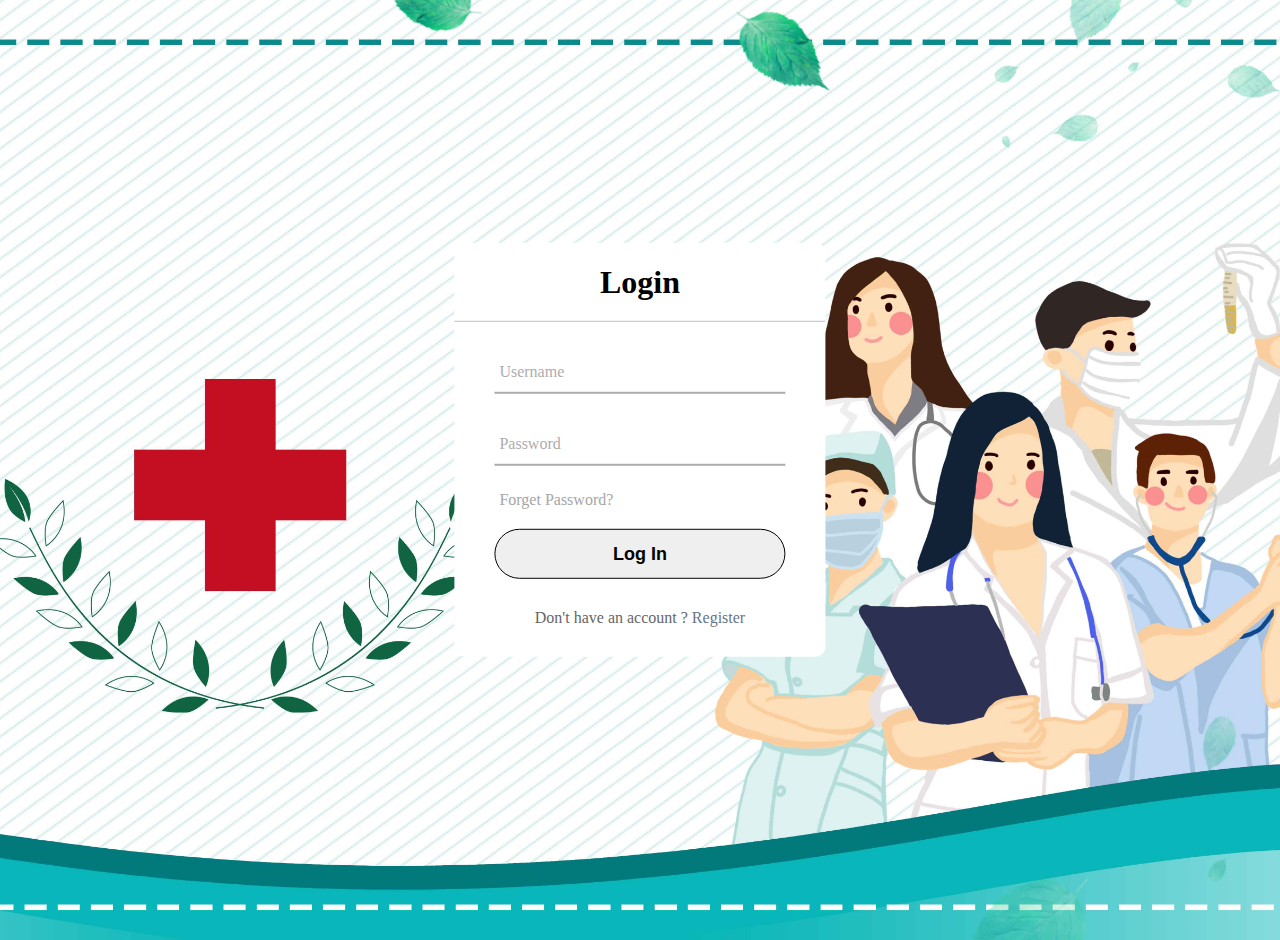
<file: Login.html>
<!DOCTYPE html>
<html lang="en">
  <head>
    <title>Login</title>
    <meta charset="UTF-8" />
    <meta name="viewport" content="width=device-width" />
    <link rel="stylesheet" href="./Login.css"/>
    <link rel="shortcut icon" href="/img/Fevicon.ICON.img.png" type="image/x-icon">
  </head>
  <body>
    <div class="container">
      <div class="center">
          <h1>Login</h1>
          <form action="" method="POST">
              <div class="txt_field">
                  <input type="text" name="text" required>
                  <span></span>
                  <label>Username</label>
              </div>
              <div class="txt_field">
                  <input type="password" name="password" required>
                  <span></span>
                  <label>Password</label>
              </div>
              <div class="pass">Forget Password?</div>
              <input name="submit" type="Submit" value="Log In">
              <div class="signup_link">
                  Don't have an account ? <a href="/Register.html">Register</a>
              </div>
          </form>
      </div>
    </div>
  </body>
</html>
</file>
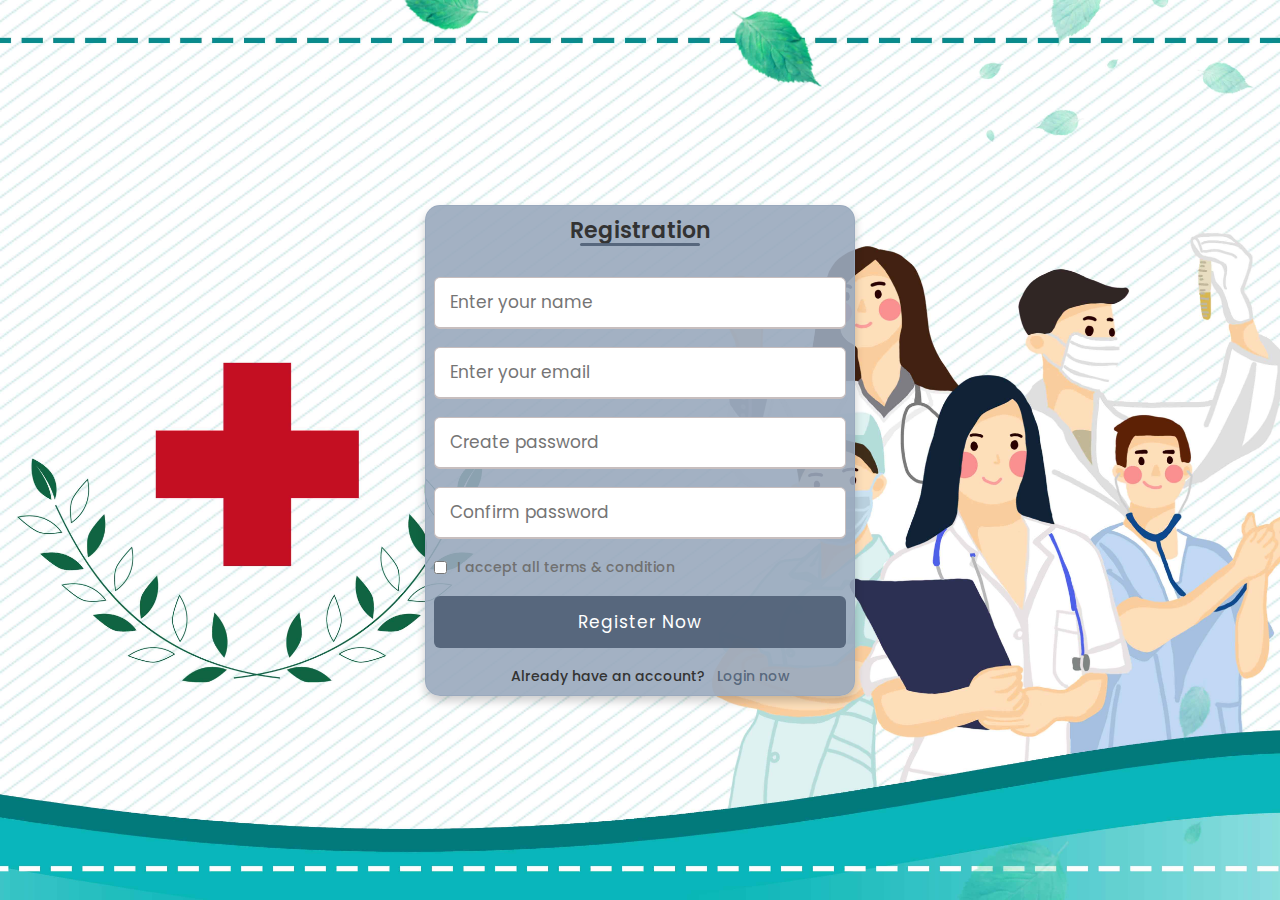
<file: Register.html>
<!DOCTYPE html>
<!-- Coding By CodingNepal - codingnepalweb.com -->
<html lang="en" dir="ltr">
  <head>
    <meta charset="UTF-8">
    <meta name="viewport" content="width=device-width, initial-scale=1.0">
    <title> Registration  </title> 
    <link rel="stylesheet" href="/Register.css">
    <link rel="shortcut icon" href="/img/Fevicon.ICON.img.png" type="image/x-icon">
   </head>
<body>
  <div class="wrapper">
    <h2>Registration</h2>
    <form action="#">
      <div class="input-box">
        <input type="text" placeholder="Enter your name" required>
      </div>
      <div class="input-box">
        <input type="text" placeholder="Enter your email" required>
      </div>
      <div class="input-box">
        <input type="password" placeholder="Create password" required>
      </div>
      <div class="input-box">
        <input type="password" placeholder="Confirm password" required>
      </div>
      <div class="policy">
        <input type="checkbox">
        <h3>I accept all terms & condition</h3>
      </div>
      <div class="input-box button">
        <input type="Submit" value="Register Now">
      </div>
      <div class="text">
        <h3>Already have an account? &nbsp; <a href="/Login.html">Login now</a></h3>
      </div>
    </form>
  </div>
</body>
</html>
</file>
<file: Login.css>
body {
    margin: 0;
    padding: 0;
    font-family: Cambria, Cochin, Georgia, Times, 'Times New Roman', serif;
    min-height: 100vh;
    display: flex;
    align-items: center;
    justify-content: center;
    background: url(/img/regi.bg.jpg) no-repeat;
    background-size: cover;
    background-position: center;
    padding: 20px;
    
}

.center {
    position: absolute;
    top: 50%;
    left: 50%;
    transform: translate(-50%, -50%);
    width: 29vw;
    background: rgb(255, 255, 255);
    border-radius: 10px;
}

.center h1 {
    text-align: center;
    padding: 0 0 20px 0;
    border-bottom: 1px solid silver;
}

.center form {
    padding: 0 40px;
    box-sizing: border-box;
}

form .txt_field {
    position: relative;
    border-bottom: 2px solid #adadad;
    margin: 30px 0;
}

.txt_field input {
    width: 100%;
    padding: 0 5px;
    height: 40px;
    font-size: 16px;
    border: none;
    background: none;
    outline: none;
}

.txt_field label {
    position: absolute;
    top: 50%;
    left: 5px;
    color: #adadad;
    transform: translateY(-50%);
    font-size: 16px;
    pointer-events: none;
}

.txt_field span::before {
    content: '';
    position: absolute;
    top: 40px;
    left: 0;
    width: 0px;
    height: 2px;
    background: #2691d9;
    transition: .5s;
}

.txt_field input:focus~label,
.txt_field input:valid~label {
    top: -5px;
    color:rgba(79, 95, 117, 0.9);
}

.txt_field input:focus~span::before,
.txt_field input:Valid~span::before {
    width: 100%;
}

.pass {
    margin: -5px 0 20px 5px;
    color: #a6a6a6;
    cursor: pointer;
}

.pass:hover {
    text-decoration: underline;
}

input[type="Submit"] {
    width: 100%;
    height: 50px;
    border: 1px solid;
    border-radius: 25px;
    font-size: 18px;
    font-weight: 700;
    cursor: pointer;


}

input[type="Submit"]:hover {
    background:rgba(79, 95, 117, 0.9);
    color: #e9f4fb;
    transition: .5s;
    font-style: italic;
    font-weight: bold;
}

.signup_link {
    margin: 30px 0;
    text-align: center;
    font-size: 16px;
    color: #666666;
}

.signup_link a {
    color:rgba(79, 95, 117, 0.9);
    text-decoration: none;
}

.signup_link a:hover {
    text-decoration: underline;
}

.HomeAbout {
    width: 100vw;
    height: 25vh;
}
</file>
<file: Register.css>
@import url('https://fonts.googleapis.com/css?family=Poppins:400,500,600,700&display=swap');

* {
    margin: 0;
    padding: 0;
    box-sizing: border-box;
    font-family: 'Poppins', sans-serif;
}

body {
    min-height: 100vh;
    display: flex;
    align-items: center;
    justify-content: center;
    background: url(/img/regi.bg.jpg) no-repeat;
    background-size: cover;
    background-position: center;
    padding: 20px;
    

}

.wrapper {
    position: relative;
    max-width: 430px;
    width: 100%;
    background-color:  rgba(153, 168, 189, 0.9); 
    box-shadow: inset -5px -5px rgba(0, 0, 0, 0.5);
    padding: 8px;
    border:1px solid  rgba(153, 168, 189, 0.9);;
    border-radius: 15px;
    box-shadow: 0 5px 10px rgba(0, 0, 0, 0.2);
}

.wrapper h2 {
    position: relative;
    font-size: 22px;
    font-weight: 600;
    color: #333;
    margin-bottom: 25px;
    text-align: center;
}

.wrapper h2::before {
    content: '';
    position: absolute;
    left: 35.5%;
    bottom: 1px;
    height: 3px;
    width: 120px;
    border-radius: 12px;
    background: rgba(79, 95, 117, 0.9);
}

.wrapper form {
    margin-top: 30px;
}

.wrapper form .input-box {
    height: 52px;
    margin: 18px 0;
}

form .input-box input {
    height: 100%;
    width: 100%;
    outline: none;
    padding: 0 15px;
    font-size: 17px;
    font-weight: 400;
    color: #333;
    border: 1.5px solid #C7BEBE;
    border-bottom-width: 2.5px;
    border-radius: 6px;
    transition: all 0.3s ease;
}

.input-box input:focus,
.input-box input:valid {
    border-color: #4070f4;
}

form .policy {
    display: flex;
    align-items: center;
}

form h3 {
    color: #707070;
    font-size: 14px;
    font-weight: 500;
    margin-left: 10px;
}

.input-box.button input {
    color: #fff;
    letter-spacing: 1px;
    border: none;
    background: rgba(79, 95, 117, 0.9);
    ;
    cursor: pointer;
}

.input-box.button input:hover {
    background: #0e4bf1;
}

form .text h3 {
    color: #333;
    width: 100%;
    text-align: center;
}

form .text h3 a {
    color: rgba(79, 95, 117, 0.9);
    text-decoration: none;
}

form .text h3 a:hover {
    text-decoration: underline;
}
</file>
